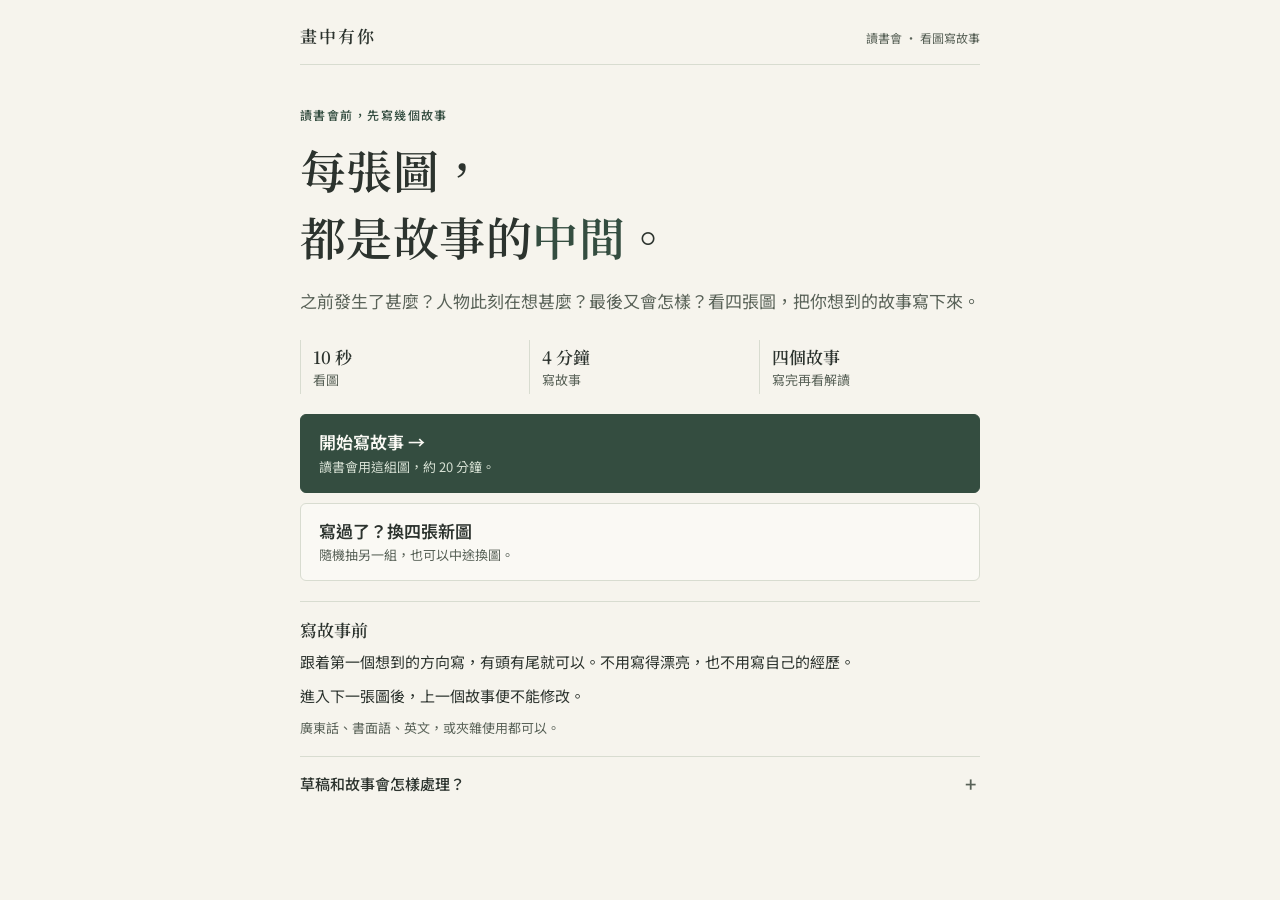
<file: web/index.html>
<!doctype html>
<html lang="zh-Hant-HK">
<head>
<meta charset="utf-8">
<meta name="viewport" content="width=device-width, initial-scale=1, viewport-fit=cover">
<title>畫中有你 · PSE-HK 讀書會練習</title>
<meta name="description" content="看四張圖，寫四個故事。讀書會上，再一起看看大家寫出了甚麼。">
<meta property="og:title" content="畫中有你 · 每張圖，都是故事的中間">
<meta property="og:description" content="讀書會前的看圖寫故事，約 20 分鐘。故事怎樣開始、怎樣結束，由你來寫。">
<meta name="theme-color" content="#f6f4ed">
<meta name="pse-api" content="https://remtoec--pse-hk-scorer-web.modal.run">
<link rel="preconnect" href="https://fonts.googleapis.com">
<link rel="preconnect" href="https://fonts.gstatic.com" crossorigin>
<link rel="stylesheet" href="https://fonts.googleapis.com/css2?family=Noto+Serif+TC:wght@400;600;700&family=Noto+Sans+TC:wght@400;500;700&display=swap">
<link rel="stylesheet" href="styles.css">
<script src="app.js" defer></script>
</head>
<body>
<a class="skip-link" href="#app">跳到主要內容</a>
<header class="masthead"><span class="wordmark">畫中有你</span><span class="masthead-note">讀書會 · 看圖寫故事</span></header>
<main id="app" tabindex="-1">
  <p id="storage-notice" class="notice" role="status" hidden>這個瀏覽器未能保存草稿，重新整理會失去內容。請先保持頁面開啟，並自行複製故事備份。</p>

  <section id="v-intro" class="view" hidden aria-labelledby="intro-title">
    <p class="eyebrow">讀書會前，先寫幾個故事</p>
    <h1 id="intro-title" tabindex="-1">每張圖，<br>都是故事的<span class="accent-text">中間</span>。</h1>
    <p class="lede">之前發生了甚麼？人物此刻在想甚麼？最後又會怎樣？看四張圖，把你想到的故事寫下來。</p>
    <ol class="steps" aria-label="活動步驟">
      <li><b>10 秒</b>看圖</li>
      <li><b>4 分鐘</b>寫故事</li>
      <li><b>四個故事</b>寫完再看解讀</li>
    </ol>
    <div id="choices" class="choices">
      <button id="btn-start" class="choice primary" type="button"><span class="choice-title">開始寫故事 →</span><span class="choice-note">讀書會用這組圖，約 20 分鐘。</span></button>
      <button id="btn-random" class="choice" type="button"><span class="choice-title">寫過了？換四張新圖</span><span class="choice-note">隨機抽另一組，也可以中途換圖。</span></button>
    </div>
    <div id="resume-actions" class="actions intro-actions" hidden>
      <button id="btn-resume" class="primary">繼續上次的故事</button>
      <button id="btn-delete" class="quiet">刪除草稿</button>
    </div>
    <div class="before-writing">
      <h2>寫故事前</h2>
      <p>跟着第一個想到的方向寫，有頭有尾就可以。不用寫得漂亮，也不用寫自己的經歷。</p>
      <p>進入下一張圖後，上一個故事便不能修改。</p>
      <p class="fine">廣東話、書面語、英文，或夾雜使用都可以。</p>
    </div>
    <details class="more"><summary>草稿和故事會怎樣處理？</summary>
      <ul class="plain">
        <li>草稿暫存在這個瀏覽器，有效期七日，可以稍後回來繼續。</li>
        <li>提交後，故事會傳送到 Modal 和 Cloudflare 翻譯及分析。伺服器處理後不會保存故事，也不會把內容寫入記錄。</li>
        <li>看過這些圖片也可以參加，按今次想到的故事寫就好。</li>
      </ul>
    </details>
  </section>

  <section id="v-view" class="view exercise-view" hidden aria-labelledby="view-title">
    <div class="round-bar"><span class="round-no"></span><div class="round-progress" aria-hidden="true"></div></div>
    <h2 id="view-title" class="round-title" tabindex="-1">先看看這個畫面</h2>
    <figure class="stimulus"><img id="stim-img" alt=""><div id="img-loading" class="img-state">圖片載入中…</div><div id="img-error" class="img-state" hidden><p>圖片未能載入。</p><button id="btn-img-retry">再試一次</button></div></figure>
    <div class="countdown" aria-hidden="true"><div id="countdown-bar"></div></div>
    <p class="hint">圖片會在 10 秒後收起，再由你寫一個完整的故事。</p>
    <div class="actions"><button class="quiet skip" type="button">換一張</button></div>
  </section>

  <section id="v-write" class="view exercise-view" hidden aria-labelledby="write-title">
    <div class="round-bar"><span class="round-no"></span><div class="round-progress" aria-hidden="true"></div><span class="timer"><span class="sr-only">建議時間 </span><span id="soft-timer" aria-live="off">4:00</span></span></div>
    <h2 id="write-title" class="round-title" tabindex="-1">把故事寫下來</h2>
    <p id="lang-note" class="lang-note">廣東話、書面語、英文，或夾雜使用都可以。</p>
    <label for="story" class="sr-only">你的故事</label>
    <textarea id="story" rows="10" spellcheck="false" autocomplete="off" aria-describedby="lang-note writing-help" placeholder="人物是誰？正在經歷甚麼？&#10;之前發生了甚麼事？&#10;他們在想甚麼、有甚麼感受、想做甚麼？&#10;故事最後怎樣結束？"></textarea>
    <p id="writing-help" class="writing-help">不用逐題回答，選你想寫的人物，寫成一個有頭有尾的故事。人物較多時，可用名字或身份分清楚。</p>
    <div class="meta-row"><span class="arc"><span class="sr-only">提示：</span><span>此刻</span><span>前因</span><span>內心</span><span>結局</span></span><span><span id="char-count"></span> <span id="save-state" aria-live="polite"></span></span></div>
    <p id="time-up" class="gentle" hidden>4 分鐘到了，可以替故事收個尾。寫好再繼續。</p>
    <p id="short-note" class="gentle" role="status" hidden></p>
    <div class="actions writing-actions"><button class="quiet skip" type="button">換一張</button><button id="btn-next" class="primary" disabled>下一張 →</button></div>
    <p class="fine lock-note">按下按鈕後，這個故事便不能修改。</p>
  </section>

  <section id="v-review" class="view exercise-view" hidden aria-labelledby="review-title">
    <h2 id="review-title" tabindex="-1">四個故事，寫好了。</h2>
    <p class="lede">一起看看，你筆下的人物在追求甚麼。</p>
    <p id="review-notice" class="notice" role="alert" hidden></p><div id="review-list"></div>
    <div class="submit-footer"><div class="actions"><button id="btn-submit" class="primary">看看故事的解讀 →</button><button id="btn-delete-2" class="quiet">刪除草稿</button></div>
      <p class="fine">提交後，故事會傳送到 Modal 和 Cloudflare 翻譯及分析，處理後不會保存在伺服器。</p></div>
  </section>

  <section id="v-loading" class="view center" hidden aria-labelledby="loading-title"><div class="waiting-book" aria-hidden="true"><span></span><span></span><span></span><span></span></div><h2 id="loading-title" tabindex="-1">正在整理故事中的主題</h2><p id="loading-msg" role="status" aria-live="polite"></p><p class="elapsed">已等候 <span id="elapsed">0</span> 秒</p></section>

  <section id="v-error" class="view center" hidden aria-labelledby="error-title"><span class="error-mark" aria-hidden="true">⋯</span><h2 id="error-title" tabindex="-1">暫時未有結果</h2><p id="error-msg" role="alert"></p><div class="actions"><button id="btn-retry" class="primary">再試一次</button><button id="btn-back-review" class="quiet">返回故事</button></div></section>

  <section id="v-results" class="view" hidden aria-labelledby="results-title">
    <div class="insight">
      <p class="eyebrow">再讀一次，你寫的故事</p>
      <h1 id="results-title" tabindex="-1"></h1>
      <p id="insight-lede" class="lede"></p>
      <p id="profile-note" class="notice" hidden></p>
    </div>

    <section id="evidence-section" class="chapter" aria-labelledby="evidence-title">
      <h2 id="evidence-title">人物在追求甚麼？</h2>
      <section id="analysis-detail" class="analysis-detail" aria-labelledby="analysis-title">
        <h3 id="analysis-title">看看分析詳情</h3>
        <p id="comparison-note"></p>
        <div id="profile" class="profile"></div>
        <p id="profile-legend" class="legend fine"><span class="key you"></span>你的故事<span class="key typical"></span>同組圖片的研究參照</p>
        <p id="profile-explanation" class="fine"></p>
        <p id="brought" class="brought-line" hidden></p>
      </section>
      <div id="evidence" class="reading-evidence"></div>
      <p id="evidence-empty" hidden>可以展開下面的故事，找出你覺得最值得細讀的地方。</p>
      <details id="stories-detail" class="more stories-detail">
        <summary>重看四個故事</summary>
        <p class="fine">展開故事，看看哪些句子計入了主題；再按句子，可看英文譯文和完整標記。</p>
        <div id="cards"></div>
      </details>
    </section>

    <section id="meaning" class="chapter" aria-labelledby="meaning-title">
      <p class="eyebrow">書中的三種追求</p>
      <h2 id="meaning-title">想做好，想靠近，想有影響。</h2>
      <p class="chapter-intro">這些追求，可以同時出現在一個故事裏。</p>
      <div id="motive-notes"></div>
    </section>

    <section id="why" class="chapter book-chapter" aria-labelledby="why-title">
      <p class="eyebrow">由這裏，走進書裏</p>
      <h2 id="why-title">為甚麼請你寫故事？</h2>
      <div id="why-body"></div>
      <details class="book-more"><summary>這些追求，又從哪裏來？</summary><div id="origins-body"></div></details>
      <p id="book-source" class="fine"></p>
    </section>

    <section id="reflection" class="chapter reflection-chapter" aria-labelledby="reflection-title">
      <p class="eyebrow">把問題留給自己</p>
      <h2 id="reflection-title"></h2>
      <p id="reflection-note"></p>
    </section>

    <aside id="bookclub-note" class="bookclub-note" hidden><h3>帶一句話來，讀書會見。</h3><p></p></aside>
    <p id="closing-note" class="closing-note"></p>

    <details class="more about"><summary>關於這份解讀</summary>
      <div id="about-body"></div>
      <h4>圖片來源</h4>
      <ul id="credits-results" class="credits"></ul>
    </details>

    <div class="result-footer"><div class="actions"><button id="btn-download" class="primary">儲存故事和解讀 ↓</button><button id="btn-again-random" class="secondary">換四張新圖再寫 →</button><button id="btn-restart" class="quiet">返回開始</button></div><p class="fine">離開前記得下載，重新整理後結果會消失。</p></div>
  </section>
  <noscript><p class="notice">請啟用 JavaScript，才能開始寫故事。</p></noscript>
</main>
</body>
</html>
</file>
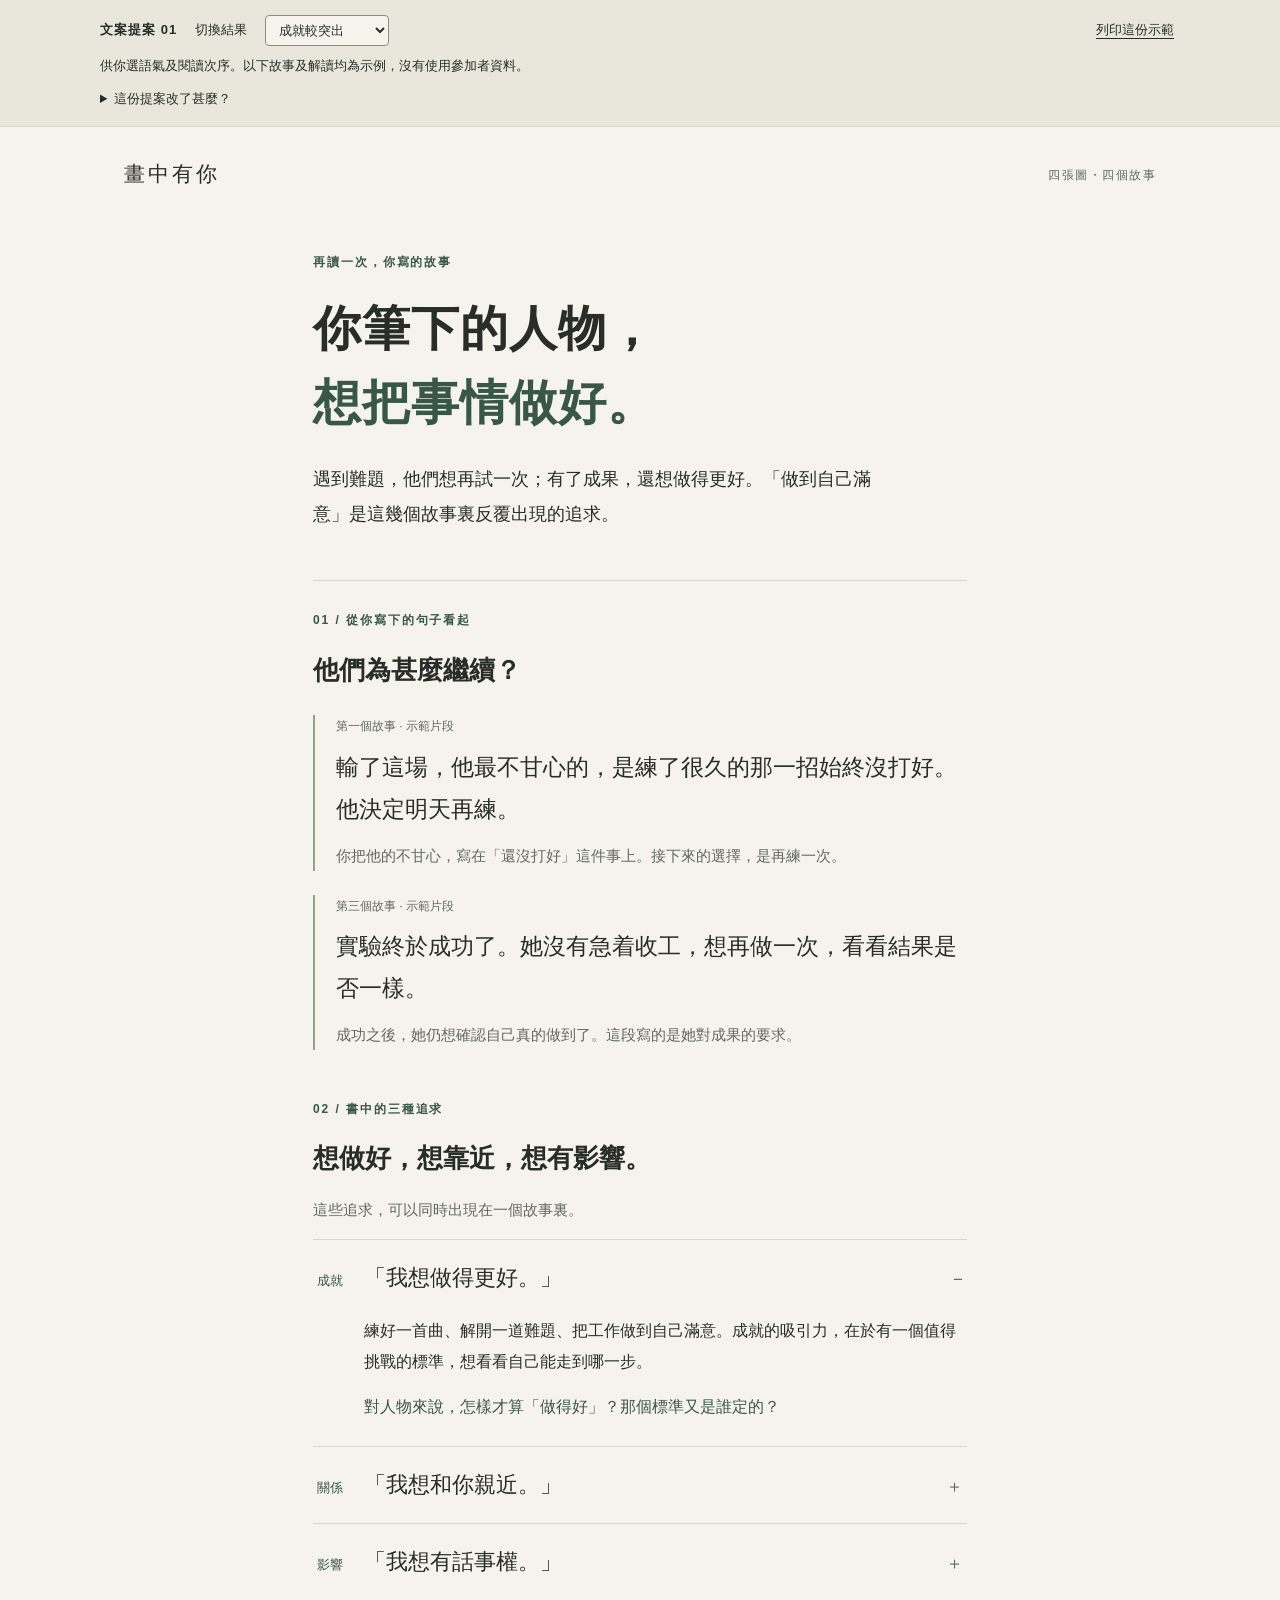
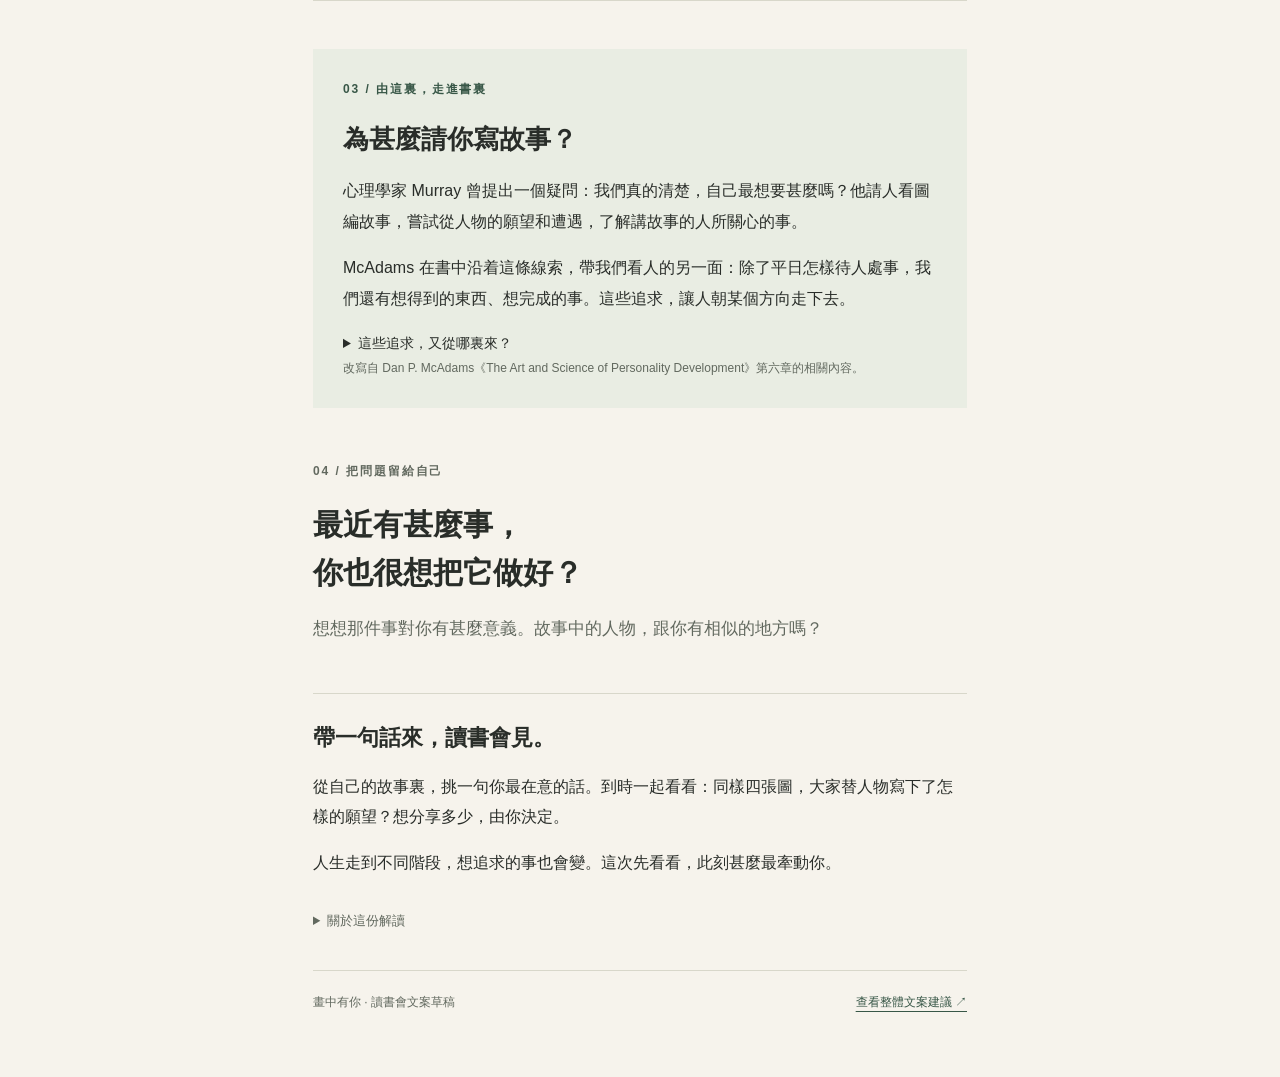
<file: docs/mockups/results-copy.html>
<!doctype html>
<html lang="zh-Hant-HK">
<head>
<meta charset="utf-8">
<meta name="viewport" content="width=device-width, initial-scale=1">
<title>畫中有你｜結果頁文案提案</title>
<style>
:root{--paper:#f6f3ec;--ink:#292d29;--muted:#62695f;--line:#d8d7ca;--green:#385747;--tint:#e9ede3;--gold:#8d653c;--serif:"Noto Serif TC","Songti TC","PMingLiU",serif;--sans:"Noto Sans TC","Microsoft JhengHei",sans-serif}
*{box-sizing:border-box}body{margin:0;background:var(--paper);color:var(--ink);font:17px/1.9 var(--sans)}a{color:var(--green);text-underline-offset:5px}button,select{font:inherit;color:inherit}button,select,summary{cursor:pointer}button:focus-visible,select:focus-visible,summary:focus-visible,a:focus-visible{outline:3px solid var(--gold);outline-offset:5px}
.review-bar{background:#e9e6dc;border-bottom:1px solid var(--line);padding:15px max(24px,calc((100vw - 1080px)/2));font-size:13px}.review-top{display:flex;align-items:center;flex-wrap:wrap;gap:10px 18px}.review-bar strong{letter-spacing:.08em}.review-bar p{margin:8px 0 0;max-width:850px}.review-bar select{background:var(--paper);border:1px solid #8a9081;border-radius:4px;padding:6px 28px 6px 9px;max-width:100%}.review-bar button{background:none;border:0;text-decoration:underline;text-underline-offset:4px;margin-left:auto}.review-bar details{margin-top:8px}.review-bar details p{font-size:13px}.masthead{max-width:1080px;margin:0 auto;padding:28px 24px;display:flex;align-items:center;justify-content:space-between;gap:12px}.brand{font-family:var(--serif);font-size:21px;letter-spacing:.15em}.masthead small{color:var(--muted);font-size:12px;letter-spacing:.12em}
main{max-width:710px;margin:28px auto 0;padding:0 28px 64px}.eyebrow{color:var(--green);font-size:12px;font-weight:700;letter-spacing:.16em;margin:0 0 18px}h1,h2,h3,p{margin-top:0}h1,h2,h3{font-family:var(--serif);font-weight:600;text-wrap:balance}h1{font-size:clamp(31px,5vw,48px);line-height:1.55;letter-spacing:.02em;margin-bottom:21px}h1 span{color:var(--green)}.lede{font-size:18px;line-height:1.95;max-width:590px;margin-bottom:0}section{margin-top:48px}h2{font-size:26px;line-height:1.6;margin-bottom:16px}h3{font-size:21px;line-height:1.6}.label{font-size:12px;color:var(--muted);margin:0 0 9px}.evidence{padding-top:28px;border-top:1px solid var(--line)}.quote-card{margin:24px 0 0;padding:0 0 0 21px;border-left:2px solid #91a38b}.quote-card blockquote{margin:0;font-family:var(--serif);font-size:23px;line-height:1.8}.quote-card .reading{font-size:15px;color:var(--muted);margin:12px 0 0}.section-intro{color:var(--muted);font-size:15px}.theme{border-bottom:1px solid var(--line)}.theme:first-of-type{border-top:1px solid var(--line)}.theme summary{padding:17px 4px;display:flex;align-items:baseline;gap:18px;list-style:none}.theme summary::-webkit-details-marker{display:none}.theme summary::after{content:"＋";margin-left:auto;color:var(--muted)}.theme[open] summary::after{content:"−"}.theme-name{font-size:13px;color:var(--green);min-width:2.2em}.theme-title{font-family:var(--serif);font-size:22px}.theme-body{padding:0 5px 9px 51px;font-size:16px}.theme-body p{margin-bottom:15px}.theme-question{color:var(--green)}.book{padding:29px 30px;background:var(--tint)}.book p{font-size:16px}.book .eyebrow{font-size:12px}.book details{font-size:14px}.book details p{font-size:14px;margin:14px 0 0}.book-source{font-size:12px!important;color:var(--muted);margin-bottom:0;overflow-wrap:anywhere}.reflection{padding-top:4px}.reflection h2{font-size:30px}.reflection p{color:var(--muted)}.club{padding-top:26px;border-top:1px solid var(--line)}.club h2{font-size:22px}.club p{font-size:16px}.method{margin-top:30px;font-size:13px;color:var(--muted)}.method p{margin:13px 0 0}.footer{margin-top:36px;padding-top:20px;border-top:1px solid var(--line);font-size:12px;color:var(--muted);display:flex;justify-content:space-between;gap:14px}.sr-only{position:absolute;width:1px;height:1px;padding:0;margin:-1px;overflow:hidden;clip:rect(0,0,0,0);white-space:nowrap;border:0}
@media(max-width:520px){body{font-size:16px}.review-bar{padding:13px 20px}.review-bar button{margin-left:0}.masthead{padding:24px 22px}.masthead small{letter-spacing:0}main{margin-top:16px;padding:0 23px 44px}section{margin-top:37px}.lede{font-size:17px}.quote-card blockquote{font-size:21px}.theme-body{padding-left:4px}.book{padding:24px 21px}.reflection h2{font-size:26px}.footer{flex-direction:column}}
@media print{.review-bar{display:none}.masthead{padding-top:0}main{max-width:100%;margin-top:0}.book{background:none;border:1px solid var(--line)}section,.quote-card,.theme{break-inside:avoid}body{font-size:12pt}h1{font-size:28pt}.footer{display:none}}
</style>
</head>
<body>
<aside class="review-bar" aria-label="文案預覽工具">
 <div class="review-top"><strong>文案提案 01</strong><label for="version">切換結果</label><select id="version">
 <option value="ach">成就較突出</option><option value="aff">關係較突出</option><option value="pow">影響較突出</option><option value="mixed">多種追求</option><option value="sparse">線索較少</option><option value="tentative">暫有線索</option>
 </select><button id="print" type="button">列印這份示範</button></div>
 <p>供你選語氣及閱讀次序。以下故事及解讀均為示例，沒有使用參加者資料。</p>
 <details><summary>這份提案改了甚麼？</summary><p>先讀人物的追求，再看原句，然後接到書中的概念，最後留一個問題。研究比較與逐句分析可放在正式頁面的展開內容。這裏的片段讀法由人工撰寫，只示範語氣；目前分類器不會自動產生這類情節解讀。</p></details>
</aside>
<header class="masthead"><div class="brand">畫中有你</div><small>四張圖・四個故事</small></header>
<main>
 <p class="eyebrow">再讀一次，你寫的故事</p>
 <h1 id="headline">你筆下的人物，<br><span>想把事情做好。</span></h1>
 <p id="lede" class="lede">遇到難題，他們想再試一次；有了成果，還想做得更好。「做到自己滿意」是這幾個故事裏反覆出現的追求。</p>
 <p id="change-status" class="sr-only" role="status"></p>

 <section class="evidence" aria-labelledby="evidence-title">
  <p class="eyebrow">01 / 從你寫下的句子看起</p>
  <h2 id="evidence-title">他們為甚麼繼續？</h2>
  <div id="quotes"></div>
 </section>

 <section aria-labelledby="themes-title">
  <p class="eyebrow">02 / 書中的三種追求</p>
  <h2 id="themes-title">想做好，想靠近，想有影響。</h2>
  <p class="section-intro">這些追求，可以同時出現在一個故事裏。</p>
  <details class="theme" id="theme-ach" open><summary><span class="theme-name">成就</span><span class="theme-title">「我想做得更好。」</span></summary><div class="theme-body">
   <p>練好一首曲、解開一道難題、把工作做到自己滿意。成就的吸引力，在於有一個值得挑戰的標準，想看看自己能走到哪一步。</p>
   <p class="theme-question">對人物來說，怎樣才算「做得好」？那個標準又是誰定的？</p>
  </div></details>
  <details class="theme" id="theme-aff"><summary><span class="theme-name">關係</span><span class="theme-title">「我想和你親近。」</span></summary><div class="theme-body">
   <p>想加入一班朋友，也想有一個能說心事的人。有時是一通等了很久的電話，有時是吵架後，仍想找對方吃頓飯。</p>
   <p class="theme-question">人物想要的，是大家接納自己，還是有人真正明白自己？</p>
  </div></details>
  <details class="theme" id="theme-pow"><summary><span class="theme-name">影響</span><span class="theme-title">「我想有話事權。」</span></summary><div class="theme-body">
   <p>希望自己的話有分量，能影響別人的決定、改變事情的走向。書中談的「權力動機」，可以是替人出頭，也可以是要別人聽自己的。</p>
   <p class="theme-question">人物爭取到話事權之後，會拿來做甚麼？</p>
  </div></details>
 </section>

 <section class="book" aria-labelledby="book-title">
  <p class="eyebrow">03 / 由這裏，走進書裏</p>
  <h2 id="book-title">為甚麼請你寫故事？</h2>
  <p>心理學家 Murray 曾提出一個疑問：我們真的清楚，自己最想要甚麼嗎？他請人看圖編故事，嘗試從人物的願望和遭遇，了解講故事的人所關心的事。</p>
  <p>McAdams 在書中沿着這條線索，帶我們看人的另一面：除了平日怎樣待人處事，我們還有想得到的東西、想完成的事。這些追求，讓人朝某個方向走下去。</p>
  <details><summary>這些追求，又從哪裏來？</summary><p>後來，McClelland 和同事把故事中的動機主題整理成研究方法，也追問家庭、學校和社會怎樣影響我們重視的事。他甚至研究兒童讀物：孩子讀着怎樣的故事長大，會學到甚麼才值得追求？</p><p>今次的看圖寫故事，就借用了這個思路。至於我們自己學會了追求甚麼，留待讀書會一起談。</p></details>
  <p class="book-source">改寫自 Dan P. McAdams《The Art and Science of Personality Development》第六章的相關內容。</p>
 </section>

 <section class="reflection" aria-labelledby="reflection-title">
  <p class="eyebrow">04 / 把問題留給自己</p>
  <h2 id="reflection-title">最近有甚麼事，<br>你也很想把它做好？</h2>
  <p id="reflection-note">想想那件事對你有甚麼意義。故事中的人物，跟你有相似的地方嗎？</p>
 </section>

 <section class="club" aria-labelledby="club-title">
  <h2 id="club-title">帶一句話來，讀書會見。</h2>
  <p>從自己的故事裏，挑一句你最在意的話。到時一起看看：同樣四張圖，大家替人物寫下了怎樣的願望？想分享多少，由你決定。</p>
  <p>人生走到不同階段，想追求的事也會變。這次先看看，此刻甚麼最牽動你。</p>
 </section>

 <details class="method"><summary>關於這份解讀</summary><p>這個讀書會練習借用圖畫故事練習（PSE）的思路，以自動分析整理故事中的成就、關係和影響主題。解讀針對今次的四個故事；這套自動分析尚未經驗證適用於廣東話，可能有誤讀，值得對照原文看看。</p><p>「關係」在這裏包括想被接納、維繫關係等內容。書中另有談親密動機；今次的分析沒有把它獨立量度。</p></details>
 <footer class="footer"><span>畫中有你 · 讀書會文案草稿</span><a href="../copy-review-2026-09-29.md">查看整體文案建議 ↗</a></footer>
</main>
<script>
const versions = {
 ach:{title:['你筆下的人物，','想把事情做好。'],lede:'遇到難題，他們想再試一次；有了成果，還想做得更好。「做到自己滿意」是這幾個故事裏反覆出現的追求。',evidence:'他們為甚麼繼續？',theme:'ach',quotes:[['第一個故事 · 示範片段','輸了這場，他最不甘心的，是練了很久的那一招始終沒打好。他決定明天再練。','你把他的不甘心，寫在「還沒打好」這件事上。接下來的選擇，是再練一次。'],['第三個故事 · 示範片段','實驗終於成功了。她沒有急着收工，想再做一次，看看結果是否一樣。','成功之後，她仍想確認自己真的做到了。這段寫的是她對成果的要求。']],question:['最近有甚麼事，','你也很想把它做好？'],note:'想想那件事對你有甚麼意義。故事中的人物，跟你有相似的地方嗎？'},
 aff:{title:['你筆下的人物，','在意彼此的關係。'],lede:'有人想把說不出口的話說清楚，有人希望對方留下。在這幾個故事裏，關係會怎樣走下去，是人物在意的事。',evidence:'他們想留住誰？',theme:'aff',quotes:[['第二個故事 · 示範片段','兩個人坐了很久。她終於開口，問他下星期要不要再來。','你用一個小小的邀請，讓這段關係有了下一次。'],['第四個故事 · 示範片段','回到岸上，他第一件事是打電話給老朋友，問今晚能不能一起吃飯。','事情告一段落後，你替人物安排的是相聚。']],question:['最近，你最想和誰','好好說說話？'],note:'想想你希望那次談話帶來甚麼。故事裏的相聚或離別，有沒有讓你想起一段關係？'},
 pow:{title:['你筆下的人物，','想左右事情的發展。'],lede:'他們想讓自己的話被聽見，也想爭取作決定的位置。在這幾個故事裏，誰能影響誰、誰有權決定，推動着情節往前走。',evidence:'誰能作決定？',theme:'pow',quotes:[['第三個故事 · 示範片段','她把計劃放在桌上，逐一說服同事。這次，她要大家照她的方法試。','你寫她如何爭取支持，讓自己的想法成為大家的做法。'],['第四個故事 · 示範片段','船長拍了拍桌子，叫所有人安靜。航線由他決定，他不打算再讓步。','這裏的張力落在話事權：人物要保住最後決定的位置。']],question:['最近有哪件事，','你很想自己話事？'],note:'想想如果真的由你決定，你會怎樣做。故事裏的人物，又把影響力用在了甚麼地方？'},
 mixed:{title:['你寫下的故事，','有不只一種追求。'],lede:'有人想把事情做好，有人想留住一段關係，也有人想爭取話事權。先看看，哪一個人物的選擇最令你在意。',evidence:'不同人物，各有所求。',theme:null,quotes:[['第一個故事 · 示範片段','他決定再練一年，看看能不能打進決賽。','這個人物為自己訂下了一個想達到的標準。'],['第二個故事 · 示範片段','她走到一半又回頭，只想問他一句：以後還能見面嗎？','另一個人物最放不下的，是這段關係還有沒有往後。']],question:['哪一個人物的願望，','最令你在意？'],note:'可以是你認同的，也可以是你不明白的。先想想，為甚麼是這個人物。'},
 sparse:{title:['故事寫好了，','先挑一句慢慢看。'],lede:'今次自動分析找到的動機線索較少，還未能整理出一個清楚的方向。你可以從自己最在意的一句開始，看看人物在等甚麼、避開甚麼，或想往哪裏去。',evidence:'你會怎樣接着讀？',theme:null,quotes:[['第二個故事 · 示範片段','他們坐在河邊，天慢慢黑了，誰也沒有先走。','如果要替這一句接下去，你最想知道人物心裏的哪件事？']],question:['重看自己的故事，','哪一句讓你停了一下？'],note:'先想想那一句吸引你的地方。你也可以帶着自己的讀法來讀書會。'},
 tentative:{title:['有幾句，','寫到了想做得更好。'],lede:'今次找到一些成就的線索，但材料還不夠，未能說它貫穿了四個故事。先從這個人物想做到的事看起。',evidence:'這一句，值得再讀。',theme:'ach',quotes:[['第一個故事 · 示範片段','他不滿意今天的表現，決定下次再試。','這句寫到了對表現的要求。你想像中的「下次」，他最希望改善甚麼？']],question:['這個人物想做到的事，','有沒有令你想起甚麼？'],note:'也許是一件你正在努力的事，也許只是一個你想繼續寫下去的故事。'}
};
const select = document.getElementById('version');
function lines(target, parts, accent=false){target.replaceChildren();parts.forEach((part,index)=>{if(index)target.append(document.createElement('br'));if(index&&accent){const span=document.createElement('span');span.textContent=part;target.append(span);}else target.append(document.createTextNode(part));});}
function render(){const v=versions[select.value];lines(document.getElementById('headline'),v.title,true);document.getElementById('lede').textContent=v.lede;document.getElementById('evidence-title').textContent=v.evidence;const list=document.getElementById('quotes');list.replaceChildren();for(const [source,text,reading] of v.quotes){const figure=document.createElement('figure');figure.className='quote-card';const caption=document.createElement('figcaption');caption.className='label';caption.textContent=source;const quote=document.createElement('blockquote');quote.textContent=text;const p=document.createElement('p');p.className='reading';p.textContent=reading;figure.append(caption,quote,p);list.append(figure);}document.querySelectorAll('.theme').forEach(el=>el.open=el.id==='theme-'+v.theme);lines(document.getElementById('reflection-title'),v.question);document.getElementById('reflection-note').textContent=v.note;}
select.addEventListener('change',()=>{render();document.getElementById('change-status').textContent='已切換至'+select.selectedOptions[0].textContent+'示範。';});document.getElementById('print').addEventListener('click',()=>window.print());render();
</script>
</body>
</html>
</file>
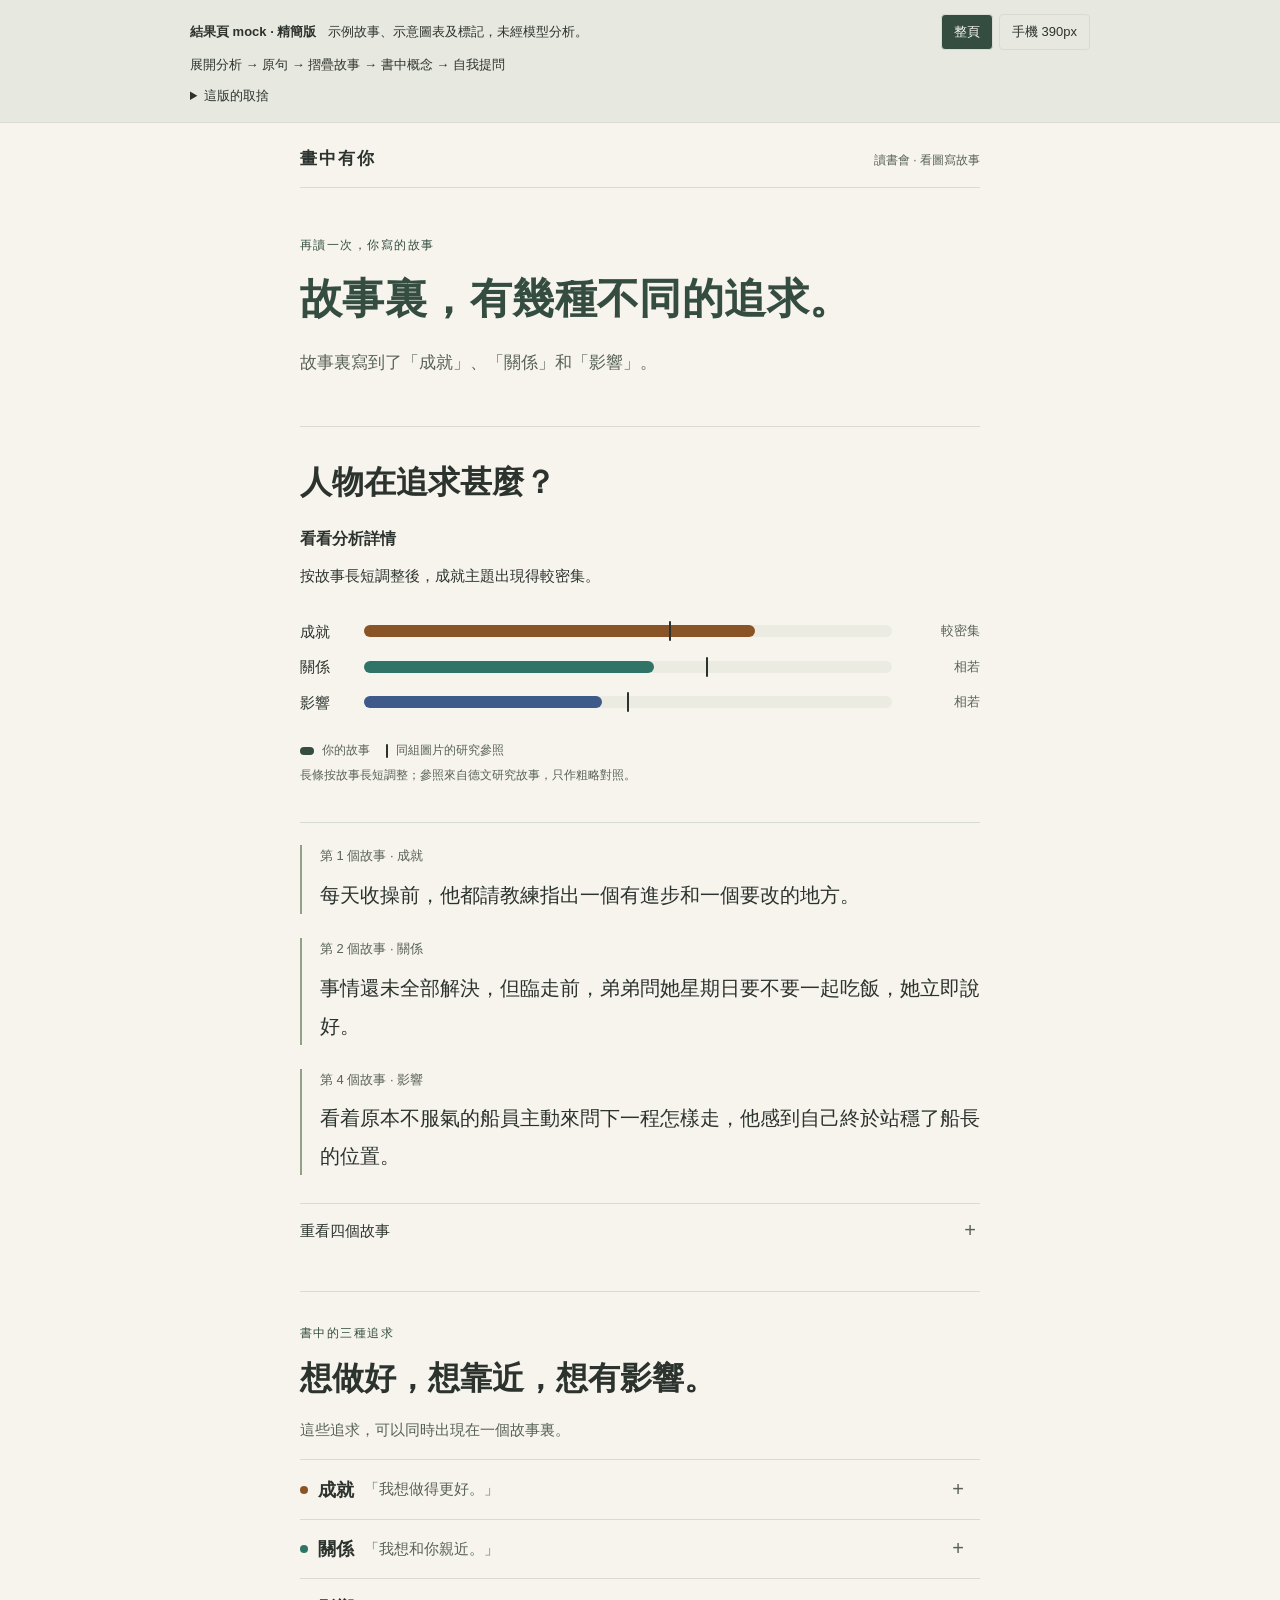
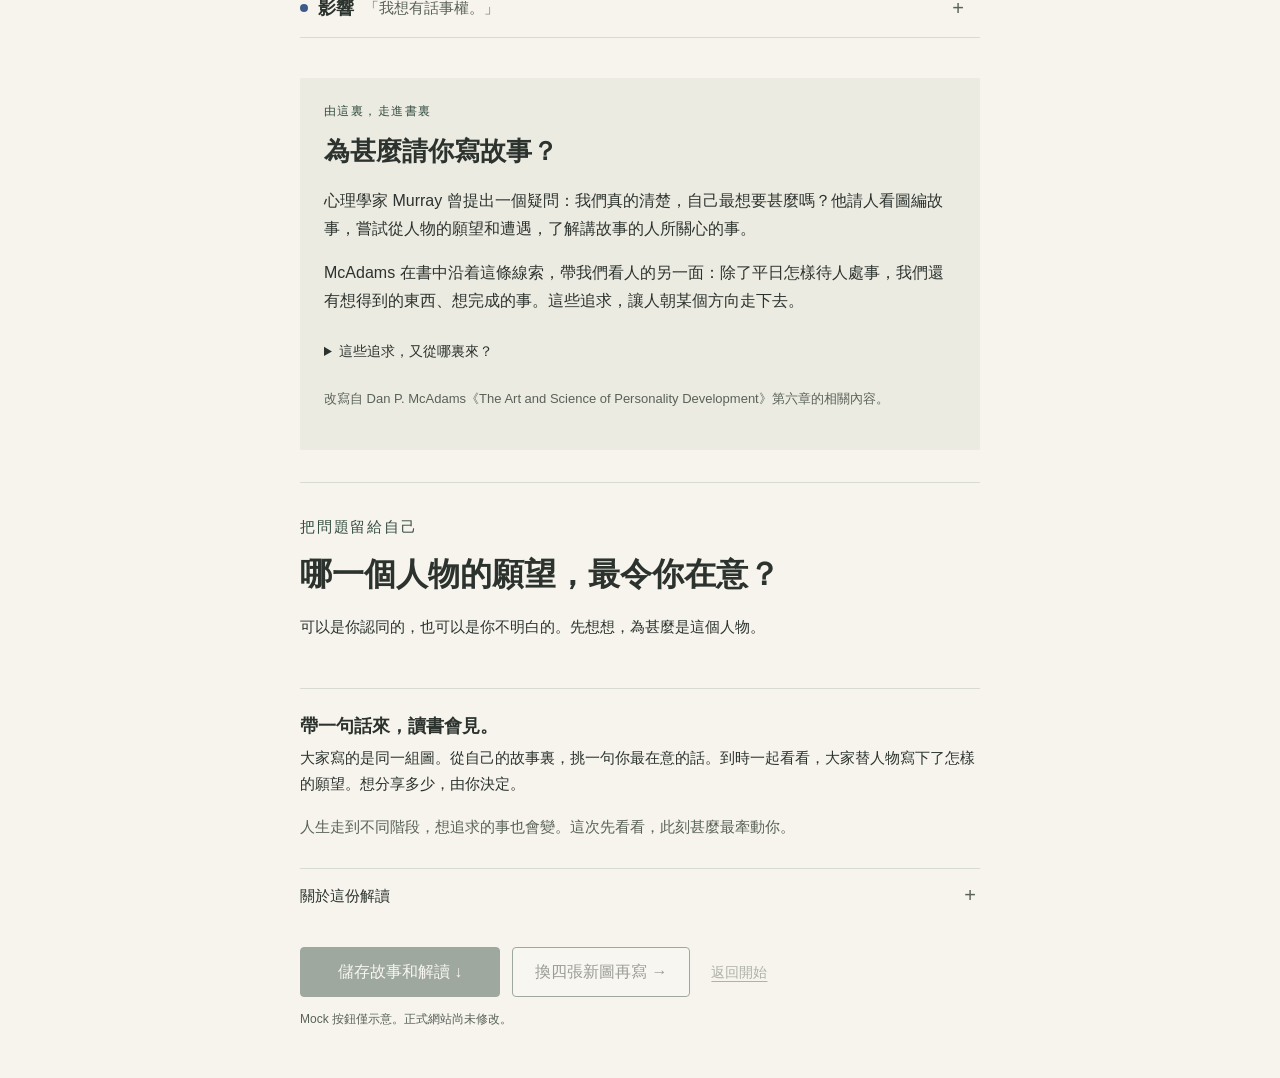
<file: docs/mockups/results-flow-light.html>
<!doctype html>
<html lang="zh-Hant-HK">
<head>
<meta charset="utf-8">
<meta name="viewport" content="width=device-width, initial-scale=1">
<title>畫中有你｜精簡結果頁 mock</title>
<link rel="stylesheet" href="../../web/styles.css">
<style>
.review-tools{background:#e7e8df;border-bottom:1px solid var(--rule);padding:14px 20px;font-size:13px}
.review-tools-inner{max-width:900px;margin:auto}.review-tools p{margin:4px 0 0}.review-tools .tools-top{display:flex;gap:12px;align-items:center;flex-wrap:wrap}
.review-tools button{min-height:36px;padding:5px 12px;font-size:13px}.review-tools button[aria-pressed=true]{background:var(--binding);color:var(--card)}
.review-tools .switch{display:flex;gap:6px;margin-left:auto}.review-tools details{margin-top:8px}.review-tools summary{cursor:pointer}
.mock-analysis{padding:4px 0 20px}.mock-analysis h3{font:600 16px/1.6 var(--body);margin:0 0 12px}.mock-analysis>p{font-size:15px}
.mock-analysis .fine{font-size:12px}.mock-analysis .profile{margin:4px 0 12px}.mock-quotes{margin-top:0;padding-top:22px;border-top:1px solid var(--rule)}
.mock-quotes figure:first-child{margin-top:0}.mock-quotes blockquote{font-size:20px}.mock-stories{margin-top:28px!important}
.mock-stories>summary{font-weight:600}.mock-stories .pic-body{padding:4px 0 12px}.story-line{padding:12px 0;border-top:1px dashed var(--rule)}
.story-line p{font-size:15px;margin:0 0 5px;overflow-wrap:anywhere}.sentence-tag{display:inline-flex;align-items:center;gap:6px;font-size:12px;color:var(--ink-2);margin-right:12px}.not-counted{color:var(--muted);font-size:12px}
.phone-frame{display:block;width:390px;max-width:100%;height:844px;border:1px solid #bcc2b7;margin:24px auto;background:var(--paper)}
.mock-footer-note{margin:12px 0 0;font-size:12px;color:var(--ink-2)}
@media(max-width:520px){.review-tools .switch{margin-left:0}.mock-quotes blockquote{font-size:19px}.mock-analysis h3{font-size:15px}}
@media print{.review-tools{display:none}.chapter{break-inside:avoid}}
</style>
</head>
<body>
<aside class="review-tools" aria-label="Mock 審閱工具">
 <div class="review-tools-inner">
  <div class="tools-top"><strong>結果頁 mock · 精簡版</strong><span>示例故事、示意圖表及標記，未經模型分析。</span>
   <div class="switch"><button id="desktop" aria-pressed="true">整頁</button><button id="phone" aria-pressed="false">手機 390px</button></div>
  </div>
  <p>展開分析 → 原句 → 摺疊故事 → 書中概念 → 自我提問</p>
  <details><summary>這版的取捨</summary><p>分析直接顯示，毋須按開。摘錄只留原句和出處，刪去新增的長解讀及主題關係段落。展開故事後，句子旁直接列出計入的主題。下半頁沿用原有內容，避免同時改動太多。</p></details>
 </div>
</aside>
<iframe id="phone-frame" class="phone-frame" title="390px 手機結果頁預覽" hidden></iframe>
<div id="page">
<header class="masthead"><span class="wordmark">畫中有你</span><span class="masthead-note">讀書會 · 看圖寫故事</span></header>
<main>
 <div class="insight">
  <p class="eyebrow">再讀一次，你寫的故事</p>
  <h1>故事裏，有幾種不同的追求。</h1>
  <p class="lede">故事裏寫到了「成就」、「關係」和「影響」。</p>
 </div>
 <section class="chapter" aria-labelledby="pursuits-title">
  <h2 id="pursuits-title">人物在追求甚麼？</h2>
  <section class="mock-analysis" aria-labelledby="analysis-title">
   <h3 id="analysis-title">看看分析詳情</h3>
   <p>按故事長短調整後，成就主題出現得較密集。</p>
   <div class="profile" aria-label="示意分析圖表">
    <div class="profile-row"><span class="profile-name">成就</span><div class="profile-track" aria-hidden="true"><span class="profile-fill" style="width:74%;background:var(--ach)"></span><span class="profile-typical" style="left:58%"></span></div><span class="profile-word">較密集</span></div>
    <div class="profile-row"><span class="profile-name">關係</span><div class="profile-track" aria-hidden="true"><span class="profile-fill" style="width:55%;background:var(--aff)"></span><span class="profile-typical" style="left:65%"></span></div><span class="profile-word">相若</span></div>
    <div class="profile-row"><span class="profile-name">影響</span><div class="profile-track" aria-hidden="true"><span class="profile-fill" style="width:45%;background:var(--pow)"></span><span class="profile-typical" style="left:50%"></span></div><span class="profile-word">相若</span></div>
   </div>
   <p class="legend fine"><span class="key you"></span>你的故事<span class="key typical"></span>同組圖片的研究參照</p>
   <p class="fine">長條按故事長短調整；參照來自德文研究故事，只作粗略對照。</p>
  </section>
  <div class="reading-evidence mock-quotes" aria-label="故事原句摘錄">
   <figure><figcaption class="fine">第 1 個故事 · 成就</figcaption><blockquote>每天收操前，他都請教練指出一個有進步和一個要改的地方。</blockquote></figure>
   <figure><figcaption class="fine">第 2 個故事 · 關係</figcaption><blockquote>事情還未全部解決，但臨走前，弟弟問她星期日要不要一起吃飯，她立即說好。</blockquote></figure>
   <figure><figcaption class="fine">第 4 個故事 · 影響</figcaption><blockquote>看着原本不服氣的船員主動來問下一程怎樣走，他感到自己終於站穩了船長的位置。</blockquote></figure>
  </div>
  <details id="stories" class="more mock-stories">
   <summary>重看四個故事</summary>
   <p class="fine">展開故事，看看哪些句子計入了主題。</p>
   <p class="fine">Mock：以下標記只示範顯示方式。</p>
   <div id="story-list"></div>
  </details>
 </section>
 <section class="chapter" aria-labelledby="meaning-title">
  <p class="eyebrow">書中的三種追求</p>
  <h2 id="meaning-title">想做好，想靠近，想有影響。</h2>
  <p class="chapter-intro">這些追求，可以同時出現在一個故事裏。</p>
  <details class="motive-note"><summary><span class="dot ach" aria-hidden="true"></span><b>成就</b><span>「我想做得更好。」</span></summary><p>練好一首曲、解開一道難題、把工作做到自己滿意。成就的吸引力，在於有一個值得挑戰的標準，想看看自己能走到哪一步。</p><p class="theme-question">對人物來說，怎樣才算「做得好」？那個標準又是誰定的？</p></details>
  <details class="motive-note"><summary><span class="dot aff" aria-hidden="true"></span><b>關係</b><span>「我想和你親近。」</span></summary><p>想加入一班朋友，也想有一個能說心事的人。有時是一通等了很久的電話，有時是吵架後，仍想找對方吃頓飯。</p><p class="theme-question">人物想要的，是大家接納自己，還是有人真正明白自己？</p></details>
  <details class="motive-note"><summary><span class="dot pow" aria-hidden="true"></span><b>影響</b><span>「我想有話事權。」</span></summary><p>希望自己的話有分量，能影響別人的決定、改變事情的走向。書中談的「權力動機」，可以是替人出頭，也可以是要別人聽自己的。</p><p class="theme-question">人物爭取到話事權之後，會拿來做甚麼？</p></details>
 </section>
 <section class="chapter book-chapter" aria-labelledby="why-title">
  <p class="eyebrow">由這裏，走進書裏</p><h2 id="why-title">為甚麼請你寫故事？</h2>
  <p>心理學家 Murray 曾提出一個疑問：我們真的清楚，自己最想要甚麼嗎？他請人看圖編故事，嘗試從人物的願望和遭遇，了解講故事的人所關心的事。</p>
  <p>McAdams 在書中沿着這條線索，帶我們看人的另一面：除了平日怎樣待人處事，我們還有想得到的東西、想完成的事。這些追求，讓人朝某個方向走下去。</p>
  <details class="book-more"><summary>這些追求，又從哪裏來？</summary><p>後來，McClelland 和同事把故事中的動機主題整理成研究方法，也追問家庭、學校和社會怎樣影響我們重視的事。他甚至研究兒童讀物：孩子讀着怎樣的故事長大，會學到甚麼才值得追求？</p><p>今次的看圖寫故事，就借用了這個思路。至於我們自己學會了追求甚麼，留待讀書會一起談。</p></details>
  <p class="fine">改寫自 Dan P. McAdams《The Art and Science of Personality Development》第六章的相關內容。</p>
 </section>
 <section class="chapter reflection-chapter" aria-labelledby="reflection-title">
  <p class="eyebrow">把問題留給自己</p><h2 id="reflection-title">哪一個人物的願望，最令你在意？</h2>
  <p>可以是你認同的，也可以是你不明白的。先想想，為甚麼是這個人物。</p>
 </section>
 <aside class="bookclub-note"><h3>帶一句話來，讀書會見。</h3><p>大家寫的是同一組圖。從自己的故事裏，挑一句你最在意的話。到時一起看看，大家替人物寫下了怎樣的願望。想分享多少，由你決定。</p></aside>
 <p class="closing-note">人生走到不同階段，想追求的事也會變。這次先看看，此刻甚麼最牽動你。</p>
 <details class="more about"><summary>關於這份解讀</summary><p>這個讀書會練習借用圖畫故事練習（PSE）的思路，把故事翻譯成英文，再用自動分析整理成就、關係和影響主題。解讀針對今次的四個故事；這套自動分析尚未經驗證適用於廣東話，可能有誤讀，值得對照原文看看。</p><p>「關係」在這裏包括想被接納、維繫關係等內容。書中另有談親密動機；今次的分析沒有把它獨立量度。</p></details>
 <div class="result-footer"><div class="actions"><button class="primary" disabled>儲存故事和解讀 ↓</button><button class="secondary" disabled>換四張新圖再寫 →</button><button class="quiet" disabled>返回開始</button></div><p class="mock-footer-note">Mock 按鈕僅示意。正式網站尚未修改。</p></div>
</main>
</div>
<script>
const demoStories = [
 {title:'拳手',image:'c05',lines:[
 ['阿健剛輸了一場拳賽，坐在場邊，最不甘心的是自己又犯了同一個錯。',['ach']],
 ['教練說他已經打得不錯，但他想知道，為甚麼每到第三回合就守不住。',['ach']],
 ['他回去重看片段，記下每次失分的位置，決定用六個星期練好步法，再找實力相近的拳手試一次。',['ach']],
 ['每天收操前，他都請教練指出一個有進步和一個要改的地方。',['ach']],
 ['下一場他仍然輸了，卻第一次撐足全場，沒有亂了節奏。',[]],
 ['他走下擂台時笑了，因為這次終於知道，自己的苦功用對了地方。',['ach']]]},
 {title:'河邊二人',image:'c07',lines:[
 ['兩姊弟約在河邊見面。',[]],
 ['自從上次為照顧媽媽的事吵架，他們已經一個月沒有好好說話。',['aff']],
 ['姐姐本來準備了一肚子道理，見到弟弟一臉疲倦，卻只問他最近睡得好不好。',['aff']],
 ['弟弟沉默了一會，才說自己不是不想幫忙，而是怕做甚麼都不合她心意。',[]],
 ['她聽完沒有反駁，只說：「原來你一直咁諗，我真係唔知。」',['aff']],
 ['他們沿着河慢慢走，談起小時候一起放學的事。',['aff']],
 ['事情還未全部解決，但臨走前，弟弟問她星期日要不要一起吃飯，她立即說好。',['aff']]]},
 {title:'實驗室',image:'c18',lines:[
 ['敏儀和同事已經重做了三次實驗，每次的數字都不一樣。',[]],
 ['明天就要匯報，同事提議先挑最好看的一組，她卻想弄清楚問題出在哪裏，否則交了報告也不安心。',['ach']],
 ['她把步驟逐項列出，兩人分工檢查溫度、時間和儀器，終於發現其中一部儀器沒有校準。',['ach']],
 ['這次她們先定好誤差範圍，再重新做一遍，結果終於能夠重複。',['ach']],
 ['敏儀鬆了一口氣，把同事叫過來一起看。',[]],
 ['第二天匯報時，她特別提到同事找出的關鍵，因為這份成果是兩個人一起捱出來的。',['ach','aff']]]},
 {title:'船長',image:'c15',lines:[
 ['船快要離港，岸上卻傳來天氣轉壞的消息。',[]],
 ['老船員認為照常出發就可以，新上任的船長知道，如果這次沒有人聽他的，以後每個決定都會被架空。',['pow']],
 ['他召集各人，把航線和風勢攤開來講，堅持改道，並逐一安排誰負責甚麼。',['pow']],
 ['有人嫌他小題大做，他當着全體船員說，延誤由他向公司交代，但船上必須有一致的指令。',['pow']],
 ['最後大家照他的安排工作，船也平安到港。',[]],
 ['看着原本不服氣的船員主動來問下一程怎樣走，他感到自己終於站穩了船長的位置。',['pow']]]},
];
const names={ach:'成就',aff:'關係',pow:'影響'};
function el(tag,cls,text){const n=document.createElement(tag);if(cls)n.className=cls;if(text)n.textContent=text;return n;}
demoStories.forEach((story,i)=>{
 const detail=el('details','pic-group'),summary=el('summary');
 const img=el('img');img.src='../../web/stimuli/'+story.image+'.jpg';img.alt='';
 summary.append(img,el('span','pic-title',`第 ${i+1} 個故事 · ${story.title}`));
 const body=el('div','pic-body');
 story.lines.forEach(([source,motives])=>{const line=el('div','story-line');line.append(el('p','',source));
  if(!motives.length)line.append(el('span','not-counted','未計入三類主題'));
  motives.forEach(m=>{const tag=el('span','sentence-tag');tag.append(el('span','dot '+m),document.createTextNode('計入'+names[m]));line.append(tag);});
  body.append(line);
 });detail.append(summary,body);document.getElementById('story-list').append(detail);
});
if(new URLSearchParams(location.search).has('embed'))document.querySelector('.review-tools').hidden=true;
function preview(phone){document.getElementById('page').hidden=phone;const frame=document.getElementById('phone-frame');frame.hidden=!phone;
 if(phone&&!frame.src)frame.src='results-flow-light.html?embed=1';
 document.getElementById('desktop').setAttribute('aria-pressed',String(!phone));document.getElementById('phone').setAttribute('aria-pressed',String(phone));}
document.getElementById('desktop').addEventListener('click',()=>preview(false));document.getElementById('phone').addEventListener('click',()=>preview(true));
</script>
</body>
</html>
</file>
<file: web/styles.css>
:root {
  --paper: #f6f4ed; --paper-2: #ecebe2; --card: #faf9f4;
  --ink: #2c332e; --ink-2: #596258; --muted: #687061;
  --rule: #d8dcd0; --binding: #344d40; --annotation: #a33b2b; /* 朱砂 */
  --ach: #8a5526; --aff: #2f7466; --pow: #3d5a8a; /* 赭石, 石綠, 花青 */
  --placeholder: #697166; --focus: #a33b2b; --display: 'Noto Serif TC', 'PMingLiU', serif;
  --body: 'Noto Sans TC', 'PingFang HK', 'Microsoft JhengHei', sans-serif;
  --ease: cubic-bezier(.23,1,.32,1); --gutter: 20px; color-scheme: light;
}
* { box-sizing: border-box; }
html { -webkit-text-size-adjust: 100%; scroll-padding-top: 16px; }
body { margin: 0; background: var(--paper); color: var(--ink); font: 400 16px/1.75 var(--body); }
[hidden] { display: none !important; }
button, textarea, a { -webkit-tap-highlight-color: transparent; }
a { color: inherit; text-underline-offset: 4px; }
button, summary, a { touch-action: manipulation; }
:focus-visible { outline: 2px solid var(--focus); outline-offset: 4px; }
[tabindex='-1']:focus { outline: none; }
::selection { background: #dfe5d4; }
.sr-only { position: absolute; width: 1px; height: 1px; overflow: hidden; clip-path: inset(50%); white-space: nowrap; }
.skip-link { position: fixed; top: -100px; left: 16px; background: var(--card); padding: 12px; z-index: 10; }
.skip-link:focus { top: 12px; }

/* One reading column on every screen: phones first, wider screens just get more margin. */
.masthead, main { width: min(680px, calc(100% - 2 * var(--gutter))); margin-inline: auto; }
.masthead { padding: 24px 0 16px; border-bottom: 1px solid var(--rule); display: flex; align-items: baseline; justify-content: space-between; gap: 12px; }
.masthead-note { font-size: 12px; color: var(--ink-2); }
.wordmark { display: inline-flex; align-items: center; gap: 10px; font: 600 17px/1.4 var(--display); letter-spacing: .12em; }
main { padding: 0 0 max(48px, env(safe-area-inset-bottom)); min-height: 70vh; }
.view { animation: appear 240ms var(--ease) both; }
@keyframes appear { from { opacity: 0; transform: translateY(5px); } }

h1, h2, h3, h4 { font-family: var(--display); font-weight: 600; line-height: 1.45; margin: 0; text-wrap: balance; }
h1 { font-size: clamp(32px, 8.5vw, 46px); letter-spacing: .01em; }
h2 { font-size: clamp(24px, 6.5vw, 32px); }
h3 { font-size: 20px; }
h4 { font-size: 15px; margin: 24px 0 8px; }
p { margin: 0 0 16px; }
.eyebrow { font: 500 12px/1.6 var(--body); letter-spacing: .12em; color: var(--binding); margin-bottom: 12px; }
.lede { font-size: 17px; line-height: 1.8; color: var(--ink-2); margin: 16px 0 24px; }
.fine { font-size: 13px; line-height: 1.75; color: var(--ink-2); }
.accent-text { color: var(--binding); }

button { font: 500 16px/1.5 var(--body); min-height: 48px; padding: 12px 22px; border: 1px solid var(--rule); border-radius: 4px; background: transparent; color: var(--ink); cursor: pointer; transition: background 160ms ease, transform 140ms var(--ease); }
button.primary { background: var(--binding); border-color: var(--binding); color: var(--card); }
button.quiet { border-color: transparent; text-decoration: underline; text-underline-offset: 4px; color: var(--ink-2); padding-inline: 8px; font-size: 14px; }
button.link { min-height: 0; padding: 4px 0; border: 0; font: inherit; text-decoration: underline; text-underline-offset: 4px; }
button:active:not(:disabled) { transform: translateY(1px); }
button:disabled { opacity: .45; cursor: not-allowed; }
@media (hover: hover) { button.primary:hover:not(:disabled) { background: #233d2f; } button.quiet:hover:not(:disabled) { background: var(--paper-2); } a:hover, button.link:hover, summary:hover { color: var(--annotation); } }
.actions { display: flex; flex-wrap: wrap; gap: 8px 12px; align-items: center; margin-top: 20px; }
.actions .primary { flex: 1 1 auto; }

/* intro */
#v-intro { padding-top: 40px; }
.steps { list-style: none; display: grid; grid-template-columns: repeat(3, 1fr); gap: 8px; padding: 0; margin: 0 0 8px; }
.steps li { border-left: 1px solid var(--rule); padding: 4px 12px; font-size: 13px; color: var(--ink-2); line-height: 1.6; }
.steps b { display: block; font: 600 17px/1.5 var(--display); color: var(--ink); }
.intro-actions { margin: 20px 0 12px; }
.before-writing { border-top: 1px solid var(--rule); padding-top: 16px; margin-top: 20px; }
.before-writing h2 { font-size: 17px; margin-bottom: 6px; }
.before-writing p { font-size: 15px; margin-bottom: 8px; }
.before-writing .fine { font-size: 13px; }
.choices { display: grid; gap: 10px; margin: 20px 0 12px; }
button.choice { display: grid; gap: 2px; text-align: left; padding: 14px 18px; background: var(--card); border-color: var(--rule); border-radius: 6px; }
button.choice.primary { background: var(--binding); border-color: var(--binding); color: var(--card); }
.choice-title { font: 600 17px/1.5 var(--body); }
.choice-note { font-size: 13px; line-height: 1.6; color: var(--ink-2); font-weight: 400; }
button.choice.primary .choice-note { color: #d6e0d3; }
button.secondary { background: var(--card); border-color: var(--binding); color: var(--ink); }
@media (hover: hover) { button.choice:not(.primary):hover, button.secondary:hover { background: var(--paper-2); } }
ul.plain { padding-left: 18px; margin: 0; font-size: 14px; color: var(--ink-2); }
ul.plain li { margin-bottom: 8px; }
details.more { border-top: 1px solid var(--rule); margin-top: 16px; }
details.more > summary { cursor: pointer; font-size: 15px; font-weight: 500; padding: 14px 28px 14px 0; list-style: none; position: relative; }
details.more > summary::-webkit-details-marker { display: none; }
details.more > summary::after { content: '+'; position: absolute; right: 4px; font-size: 20px; top: 9px; color: var(--ink-2); }
details.more[open] > summary::after { content: '−'; }
details.more > :last-child { margin-bottom: 16px; }
details.more p { font-size: 14px; }
.notice { background: #eee8dc; border-left: 3px solid var(--annotation); padding: 14px 16px; margin: 20px 0; font-size: 14px; }

/* picture + writing */
.exercise-view { padding-top: 16px; }
.round-bar { display: flex; align-items: center; gap: 12px; font-size: 13px; color: var(--ink-2); margin-bottom: 12px; font-variant-numeric: tabular-nums; }
.round-progress { display: flex; gap: 4px; flex: 1; }
.round-progress span { height: 3px; flex: 1; max-width: 48px; background: var(--rule); border-radius: 2px; }
.round-progress span.complete { background: var(--binding); }
.round-progress span.current { background: var(--annotation); }
.timer { font-size: 15px; color: var(--ink); margin-left: auto; }
.round-title { font-size: 22px; margin-bottom: 4px; }
.lang-note { font-size: 13px; color: var(--ink-2); margin: 0 0 10px; }
.writing-help { font-size: 13px; color: var(--ink-2); margin: 8px 0; }
#v-view .round-title { margin-bottom: 12px; }
.stimulus { margin: 0; position: relative; height: min(62vh, 560px); min-height: 260px; background: var(--paper-2); padding: 8px; display: grid; place-items: center; border-radius: 4px; }
.stimulus img { width: 100%; height: 100%; min-height: 0; object-fit: contain; display: block; }
.stimulus img:not([src]) { display: none; }
.img-state { position: absolute; inset: 0; display: grid; place-content: center; text-align: center; color: var(--ink-2); }
.countdown { height: 3px; background: var(--rule); margin: 12px 0; overflow: hidden; }
#countdown-bar { height: 100%; background: var(--binding); width: 100%; transform-origin: left; }
.hint { color: var(--ink-2); font-size: 15px; }
textarea { width: 100%; background: var(--card); color: var(--ink); font: 400 17px/1.9 var(--body); border: 1px solid var(--rule); border-radius: 4px; padding: 16px; resize: vertical; }
#story { min-height: max(300px, 52vh); }
textarea::placeholder { color: var(--placeholder); opacity: 1; }
textarea:focus-visible { outline: 2px solid var(--binding); outline-offset: 1px; }
textarea[readonly] { background: transparent; border: 0; border-left: 2px solid var(--rule); border-radius: 0; padding: 4px 0 4px 14px; font-size: 15px; resize: none; field-sizing: content; min-height: 0; max-height: 45vh; }
.meta-row { display: flex; justify-content: space-between; align-items: center; gap: 12px; font-size: 12px; color: var(--ink-2); margin-top: 8px; font-variant-numeric: tabular-nums; }
.arc { display: flex; gap: 4px; }
.arc span:not(.sr-only) { color: var(--ink-2); }
.arc span:not(.sr-only) + span::before { content: '·'; margin-right: 4px; color: var(--muted); }
.over { color: var(--annotation); font-weight: 700; }
.gentle { padding: 4px 0 0; color: var(--ink-2); font-size: 14px; line-height: 1.7; margin: 10px 0 0; animation: appear 400ms var(--ease) both; }
.gentle small { display: block; font-size: 12px; color: var(--muted); }
.writing-actions { margin-top: 16px; }
.lock-note { text-align: center; margin: 8px 0 0; font-size: 12px; }

/* review */
#v-review { padding-top: 32px; }
#v-review .lede { margin-bottom: 8px; }
.review-item label { display: block; font: 600 16px var(--display); padding: 20px 0 6px; }
.review-item.flag { border-left: 2px solid var(--annotation); padding-left: 12px; }
.submit-footer { margin-top: 24px; }
.submit-footer .fine { margin-top: 12px; }

/* waiting / error */
.view.center { max-width: 480px; margin-inline: auto; padding: 48px 0 64px; text-align: center; }
.center h2 { margin-bottom: 16px; }
.center .actions { justify-content: center; }
.waiting-book { display: flex; gap: 8px; width: 136px; margin: 16px auto 32px; }
.waiting-book span { height: 40px; flex: 1; border: 1px solid var(--binding); background: var(--paper-2); animation: page-breathe 2.4s ease-in-out infinite; }
.waiting-book span:nth-child(2) { animation-delay: .2s; }
.waiting-book span:nth-child(3) { animation-delay: .4s; }
.waiting-book span:nth-child(4) { animation-delay: .6s; }
@keyframes page-breathe { 0%,100% { opacity: .35; } 50% { opacity: 1; } }
.elapsed { font-size: 13px; color: var(--ink-2); font-variant-numeric: tabular-nums; }
.error-mark { display: block; font: 400 64px var(--display); color: var(--annotation); margin: 16px 0; }

/* results: insight first */
.insight { padding: 32px 0 28px; }
.insight h1 { font-size: clamp(30px, 8vw, 42px); max-width: 14em; color: var(--binding); line-height: 1.55; }
.insight .lede { margin-bottom: 20px; }
.profile { padding: 8px 0; }
.profile-row { display: grid; grid-template-columns: 52px 1fr 76px; gap: 12px; align-items: center; padding: 8px 0; }
.profile-name { font-size: 15px; line-height: 1.3; }
.profile-row.focus .profile-name { font-weight: 700; }
.profile-track { position: relative; height: 12px; background: var(--paper-2); border-radius: 6px; }
.profile-fill { position: absolute; inset: 0 auto 0 0; border-radius: 6px; }
.profile-typical { position: absolute; top: -4px; bottom: -4px; width: 2px; margin-left: -1px; background: var(--ink); border-radius: 1px; }
.profile-word { text-align: right; font-size: 13px; color: var(--ink-2); line-height: 1.4; }
.profile-row.focus .profile-word { color: var(--ink); font-weight: 700; }
.legend { display: flex; flex-wrap: wrap; align-items: center; gap: 4px 8px; margin: 10px 0 4px; font-size: 12px; }
.key { display: inline-block; width: 14px; height: 8px; border-radius: 4px; background: var(--aff); margin-left: 8px; }
.key.you { margin-left: 0; background: var(--binding); }
.key.typical { width: 2px; height: 14px; background: var(--ink); border-radius: 1px; }
.brought-line { font-size: 15px; background: #efe6da; border-radius: 4px; padding: 12px 14px; margin: 8px 0 0; }

.chapter { padding: 32px 0; border-top: 1px solid var(--rule); scroll-margin-top: 16px; }
.book-chapter { padding: 24px; border: 0; background: var(--paper-2); margin: 8px 0 32px; }
.book-chapter h2 { font-size: 26px; }
.book-more { margin: 8px 0 16px; font-size: 14px; }
.book-more summary { cursor: pointer; padding-block: 8px; }
.book-more p { margin-top: 12px; }
.book-chapter #book-source { font-size: 12px; margin-bottom: 0; overflow-wrap: anywhere; }
.chapter > h2 { margin-bottom: 16px; }
.chapter-intro { font-size: 15px; color: var(--ink-2); }
.brought-mark { color: var(--annotation); }

.motive-note { border-top: 1px solid var(--rule); }
.motive-note:last-child { border-bottom: 1px solid var(--rule); }
.motive-note > summary { list-style: none; cursor: pointer; display: flex; align-items: center; gap: 10px; padding: 16px 28px 16px 0; position: relative; font-size: 15px; color: var(--ink-2); }
.motive-note > summary::-webkit-details-marker { display: none; }
.motive-note > summary::after { content: '+'; position: absolute; right: 16px; font-size: 20px; color: var(--ink-2); }
.motive-note[open] > summary::after { content: '−'; }
.motive-note summary b { font: 600 18px var(--display); color: var(--ink); }
.motive-note > :not(summary) { margin-inline: 0; }
.theme-question { color: var(--binding); font-size: 15px; }
.motive-note > p:first-of-type { font-size: 15px; }
.motive-note ul { padding-left: 18px; margin-top: 0; margin-bottom: 16px; font-size: 15px; }
.motive-note li { margin-bottom: 6px; }

.pic-group { border-top: 1px solid var(--rule); }
.pic-group:last-child { border-bottom: 1px solid var(--rule); }
.pic-group > summary { list-style: none; cursor: pointer; display: flex; gap: 14px; align-items: center; padding: 14px 28px 14px 0; position: relative; }
.pic-group > summary::-webkit-details-marker { display: none; }
.pic-group > summary::after { content: '+'; position: absolute; right: 2px; font-size: 20px; color: var(--ink-2); }
.pic-group[open] > summary::after { content: '−'; }
.pic-group summary img { width: 72px; height: 72px; object-fit: contain; background: var(--paper-2); flex-shrink: 0; }
.pic-sum { display: grid; gap: 4px; min-width: 0; }
.pic-title { font: 600 16px var(--display); }
.pic-line { display: flex; flex-wrap: wrap; align-items: center; gap: 4px 6px; font-size: 13px; }
.pic-line > small { color: var(--ink-2); font-size: 12px; min-width: 6.5em; }
.chip { display: inline-flex; align-items: center; gap: 5px; font-size: 13px; line-height: 1.4; padding: 1px 8px; border-radius: 999px; border: 1px solid var(--rule); background: var(--card); }
.chip.muted { color: var(--ink-2); background: transparent; }
.chip.brought { border-color: var(--annotation); color: var(--annotation); font-weight: 700; }
.pic-body { padding-bottom: 8px; }
.dot { display: inline-block; width: 8px; height: 8px; border-radius: 50%; flex-shrink: 0; }
.dot.ach, .ach-bg { background: var(--ach); }
.dot.aff, .aff-bg { background: var(--aff); }
.dot.pow, .pow-bg { background: var(--pow); }
.dot.none { border: 1px solid var(--muted); }
details.card { border-top: 1px dashed var(--rule); }
details.card summary { list-style: none; padding: 12px 28px 12px 0; cursor: pointer; display: flex; gap: 12px; position: relative; }
details.card summary::-webkit-details-marker { display: none; }
details.card summary::after { content: '›'; position: absolute; right: 4px; top: 10px; color: var(--ink-2); font-size: 18px; transition: transform 160ms ease; }
details.card[open] summary::after { transform: rotate(90deg); }
.card .txt { flex: 1; min-width: 0; font-size: 15px; overflow-wrap: anywhere; }
.chips { display: flex; gap: 3px; flex-shrink: 0; padding-top: 9px; }
.card-body { background: var(--paper-2); margin: 0 0 12px; padding: 14px 16px; border-radius: 4px; }
.card-body dt { font-size: 11px; color: var(--ink-2); margin: 10px 0 2px; }
.card-body dt:first-child { margin-top: 0; }
.card-body dd { margin: 0; font-size: 14px; overflow-wrap: anywhere; }
.label { display: inline-block; color: var(--card); padding: 2px 8px; font-size: 12px; border-radius: 3px; margin: 4px 4px 0 0; }
.label.none { color: var(--ink-2); border: 1px solid #bac3b5; }
.label.faint { background: transparent; border: 1px dashed currentColor; }
.label.faint.ach { color: var(--ach); } .label.faint.aff { color: var(--aff); } .label.faint.pow { color: var(--pow); }
.reading-evidence { margin-top: 20px; }
.analysis-detail { padding: 4px 0 20px; }
.analysis-detail h3 { font: 600 16px/1.6 var(--body); margin: 0 0 12px; }
.analysis-detail > p { font-size: 15px; }
.analysis-detail .fine { font-size: 12px; }
.analysis-detail .profile { margin: 4px 0 12px; }
#evidence { margin-top: 0; padding-top: 22px; border-top: 1px solid var(--rule); }
#evidence figure:first-child { margin-top: 0; }
#evidence blockquote { font-size: 20px; }
#stories-detail { margin-top: 28px; }
.sentence-counts { display: block; margin-top: 5px; color: var(--ink-2); font-size: 12px; }
.reading-evidence figure { margin: 24px 0 0; padding-left: 18px; border-left: 2px solid #92a087; }
.reading-evidence blockquote { margin: 8px 0 0; font: 400 21px/1.9 var(--display); overflow-wrap: anywhere; white-space: pre-wrap; }
.flag-uncertain { color: var(--annotation); }

.reflection-chapter h2 { margin-bottom: 16px; }
.reflection-chapter > p { font-size: 15px; }
.bookclub-note { padding: 24px 0 0; border-top: 1px solid var(--rule); margin: 0 0 16px; }
.bookclub-note h3 { font-size: 18px; margin-bottom: 6px; }
.bookclub-note p { font-size: 15px; margin: 0; }
.closing-note { font-size: 15px; color: var(--ink-2); margin-bottom: 28px; }

.credits { padding-left: 18px; font-size: 13px; color: var(--ink-2); }
.credits li { margin: 8px 0; overflow-wrap: anywhere; }

.result-footer { padding-top: 24px; }
.result-footer .actions { margin-top: 0; }
.result-footer .fine { margin-top: 8px; }
#test-report { display: block; max-width: 640px; margin: 24px auto; font-family: monospace; }

@media (min-width: 700px) {
  :root { --gutter: 40px; }
  #v-intro { padding-top: 40px; }
  .actions .primary { flex: 0 0 auto; min-width: 200px; }
  .writing-actions { justify-content: flex-end; }
  .lock-note { text-align: right; }
  .insight { padding-top: 48px; }
}
@media (max-width: 360px) { :root { --gutter: 16px; } .profile-row { grid-template-columns: 46px 1fr 68px; gap: 8px; } .arc span { padding: 1px 6px; } }
@media (prefers-reduced-motion: reduce) { *, *::before, *::after { animation: none !important; transition: none !important; scroll-behavior: auto !important; }  }
</file>
